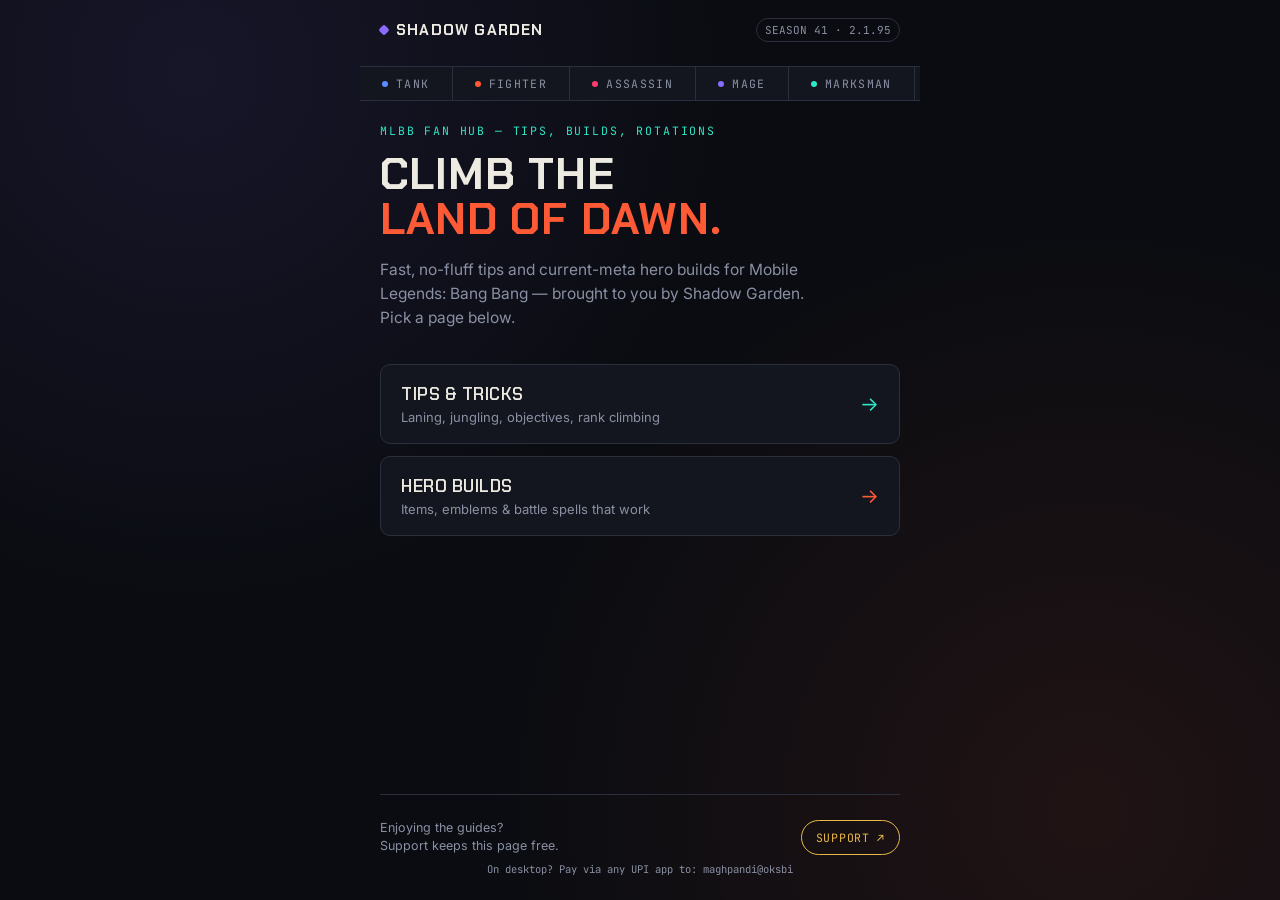
<file: index.html>
<!DOCTYPE html>
<html lang="en">
<head>
<meta charset="UTF-8">
<meta name="viewport" content="width=device-width, initial-scale=1.0, maximum-scale=1">
<title>SHADOW GARDEN — MLBB Tips &amp; Hero Builds</title>
<link rel="preconnect" href="https://fonts.googleapis.com">
<link rel="preconnect" href="https://fonts.gstatic.com" crossorigin>
<link href="https://fonts.googleapis.com/css2?family=Chakra+Petch:wght@500;600;700&family=Inter:wght@400;500;600;700&family=JetBrains+Mono:wght@400;500&display=swap" rel="stylesheet">
<link rel="stylesheet" href="style.css">
</head>
<body>

<div class="app">

  <div class="topbar">
    <div class="brand"><span class="dot"></span>SHADOW GARDEN</div>
    <div class="patch-badge">SEASON 41 · 2.1.95</div>
  </div>

  <div class="ticker">
    <div class="ticker-track" id="tickerTrack"></div>
  </div>

  <section class="screen" id="screen-home">
    <div class="hero-copy">
      <div class="eyebrow">MLBB fan hub — tips, builds, rotations</div>
      <h1 class="hero-title">CLIMB THE<br><span>LAND OF DAWN.</span></h1>
      <p class="hero-sub">Fast, no-fluff tips and current-meta hero builds for Mobile Legends: Bang Bang — brought to you by Shadow Garden. Pick a page below.</p>
    </div>

    <div class="cta-row">
      <a class="cta" style="--cta-color:var(--marksman)" href="tips.html">
        <div>
          <div class="cta-label">Tips &amp; Tricks</div>
          <div class="cta-desc">Laning, jungling, objectives, rank climbing</div>
        </div>
        <div class="cta-arrow">→</div>
      </a>
      <a class="cta" style="--cta-color:var(--fighter)" href="builds.html">
        <div>
          <div class="cta-label">Hero Builds</div>
          <div class="cta-desc">Items, emblems &amp; battle spells that work</div>
        </div>
        <div class="cta-arrow">→</div>
      </a>
    </div>

    <div class="support-strip">
      <div class="support-text">Enjoying the guides?<br>Support keeps this page free.</div>
      <a class="support-btn" href="upi://pay?pa=maghpandi@oksbi&pn=Shadow%20Garden&cu=INR&tn=Support%20Shadow%20Garden">Support ↗</a>
    </div>
    <div class="upi-fallback">On desktop? Pay via any UPI app to: maghpandi@oksbi</div>
  </section>

</div>

<script src="script.js"></script>
</body>
</html>
</file>
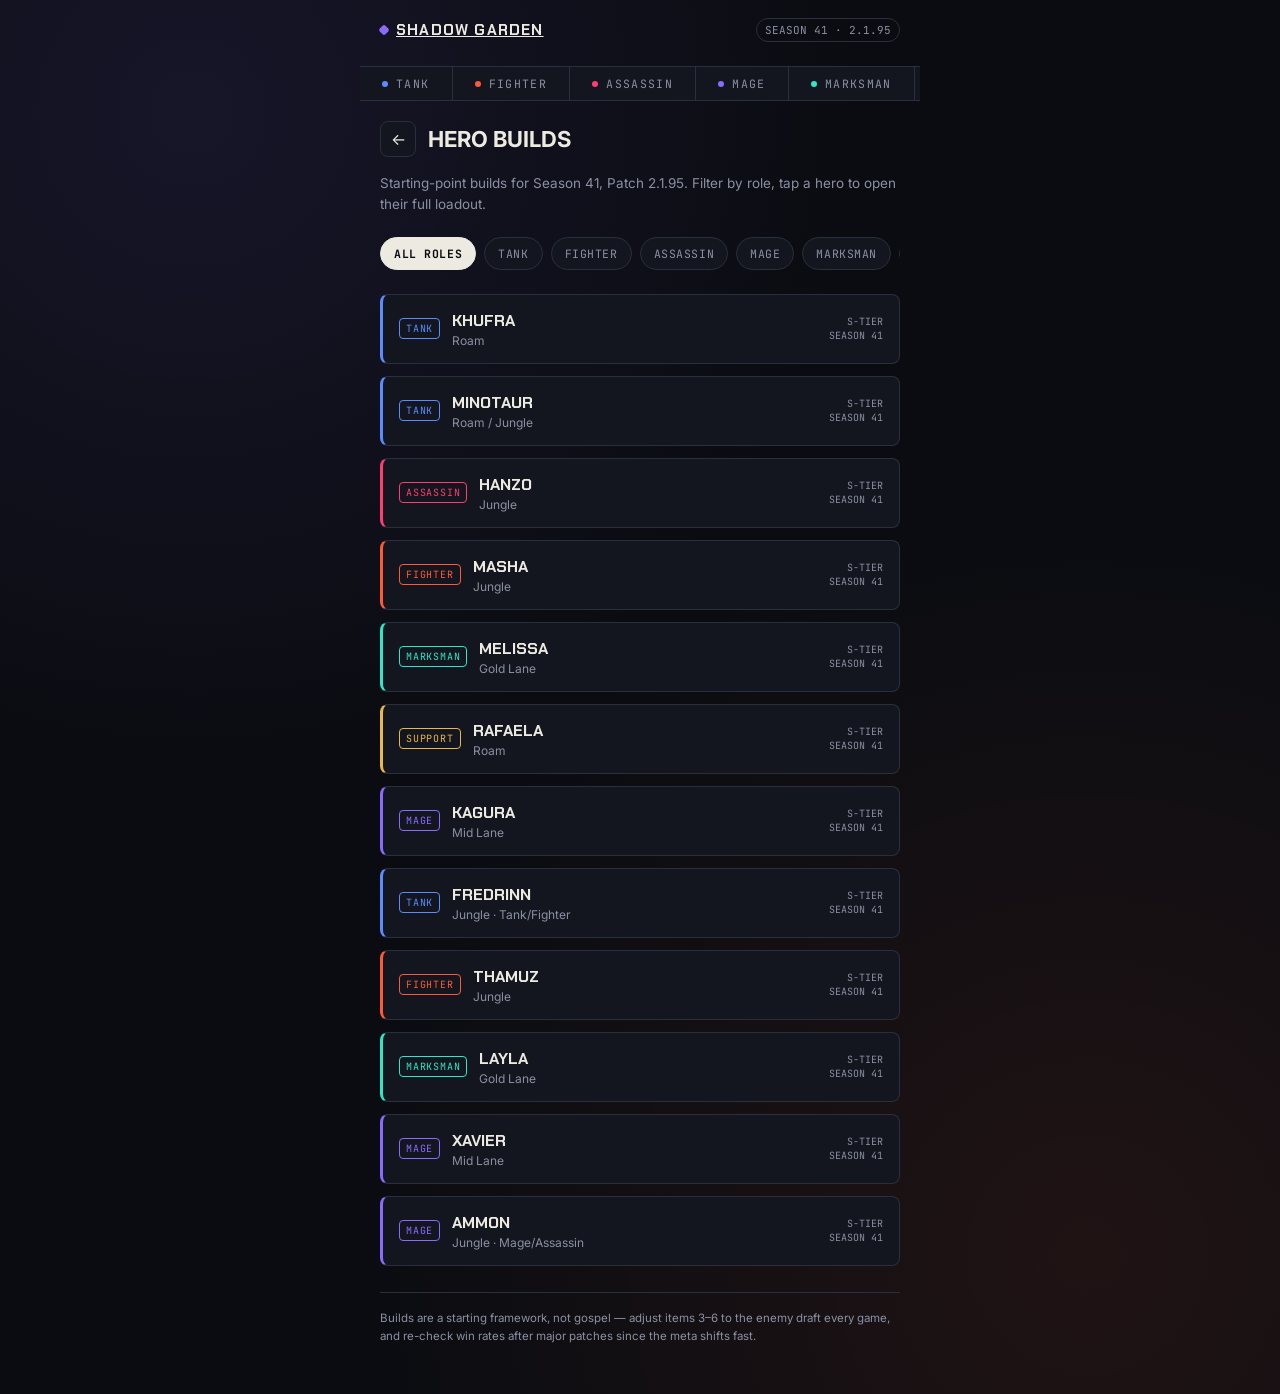
<file: builds.html>
<!DOCTYPE html>
<html lang="en">
<head>
<meta charset="UTF-8">
<meta name="viewport" content="width=device-width, initial-scale=1.0, maximum-scale=1">
<title>Hero Builds — Shadow Garden</title>
<link rel="preconnect" href="https://fonts.googleapis.com">
<link rel="preconnect" href="https://fonts.gstatic.com" crossorigin>
<link href="https://fonts.googleapis.com/css2?family=Chakra+Petch:wght@500;600;700&family=Inter:wght@400;500;600;700&family=JetBrains+Mono:wght@400;500&display=swap" rel="stylesheet">
<link rel="stylesheet" href="style.css">
</head>
<body>

<div class="app">

  <div class="topbar">
    <a href="index.html" class="brand"><span class="dot"></span>SHADOW GARDEN</a>
    <div class="patch-badge">SEASON 41 · 2.1.95</div>
  </div>

  <div class="ticker">
    <div class="ticker-track" id="tickerTrack"></div>
  </div>

  <section class="screen" id="screen-builds">
    <div class="screen-head">
      <a class="back-btn" href="index.html">←</a>
      <div class="screen-title">Hero Builds</div>
    </div>
    <p class="screen-lede">Starting-point builds for Season 41, Patch 2.1.95. Filter by role, tap a hero to open their full loadout.</p>
    <div class="role-filter" id="roleFilter"></div>
    <div class="hero-list" id="heroList"></div>
    <p class="disclaimer">Builds are a starting framework, not gospel — adjust items 3–6 to the enemy draft every game, and re-check win rates after major patches since the meta shifts fast.</p>
  </section>

</div>

<script src="script.js"></script>
<script>
  const heroes = [
    {
      name:'Khufra', role:'tank', lane:'Roam',
      summary:"Bounces onto a target, strips their defensive buffs, and locks the enemy carry down before your team collapses on them.",
      items:['Tough Boots','Dominance Ice','Cursed Helmet','Antique Cuirass',"Athena's Shield",'Immortality'],
      emblem:"Tank Emblem — take the crowd-control-duration talent so Bounce and Impale hold targets a little longer.",
      spell:'Flicker or Sprint — either closes the gap onto a squishy target you\'ve already picked out.',
      tip:"Save your ultimate to strip a shield or immunity buff right before your team engages — timing beats raw stats here."
    },
    {
      name:'Minotaur', role:'tank', lane:'Roam / Jungle',
      summary:"A tank-support hybrid whose Fury meter fills as he takes and deals damage, unlocking a game-swinging heal-and-stun ultimate.",
      items:['Warrior Boots','Blade Armor','Antique Cuirass','Dominance Ice',"Athena's Shield",'Immortality'],
      emblem:"Tank Emblem — the talent that boosts damage reduction below half HP keeps him in fights long enough to build Fury.",
      spell:'Sprint — closes distance fast so you can start stacking Fury before the enemy peels away.',
      tip:"Clear a jungle camp or two before you roam so your ultimate is already charged when the first fight breaks out."
    },
    {
      name:'Hanzo', role:'assassin', lane:'Jungle',
      summary:"A clone-based assassin who baits skillshots with Ninja Steps and punishes the whiff, then closes games with a teleporting execute ultimate.",
      items:['Raptor Machete (jungle)','Swift Boots','Endless Battle','Blade of Despair','Malefic Roar','Immortality'],
      emblem:"Assassin Emblem — the bonus movement speed on skill use helps you weave your clone in and out of fights.",
      spell:'Retribution early for jungle clear, switching mindset to burst kills once ganks open up mid-game.',
      tip:"Use the clone swap to bait a skillshot before you commit — Hanzo wins trades on positioning, not raw stat checks."
    },
    {
      name:'Masha', role:'fighter', lane:'Jungle',
      summary:"A tanky true-damage fighter who becomes immune to crowd control once her passive charge maxes out — built to dive straight through a peel line.",
      items:['Rapid Boots','Blade of Heptaseas','Malefic Roar','Blade of Despair','Endless Battle'],
      emblem:"Assassin Emblem — a burst-and-mark talent pairs with her true damage passive for faster picks.",
      spell:"Sprint — lines up with her CC-immune burst window, letting her dive in and, if it goes wrong, walk straight back out.",
      tip:"Masha is a late-game hero — play safe, watch the map, and play smart through the early-to-mid game. By late game she becomes a tank killer, and if you're willing to sacrifice yourself a kill is basically guaranteed — she can usually escape anyway thanks to her CC immunity across her 3 HP bars. She's a single-target hero, so pick the one enemy who matters most and commit to them."
    },
    {
      name:'Melissa', role:'marksman', lane:'Gold Lane',
      summary:"A hybrid marksman who switches between a mobile Human Mode and a hard-hitting Doll Mode to burst down marked targets.",
      items:['Swift Boots',"Berserker's Fury",'Malefic Gun','Windtalker','Wind of Nature','Immortality'],
      emblem:"Marksman Emblem — lean into the crit-chance or attack-speed talent depending on which your item build favors.",
      spell:'Inspire in the late game to out-damage enemy carries, or Purify if the enemy has hard crowd control.',
      tip:"Switch to Doll Mode only to burst a marked target, then swap back to Human Mode to kite — never sit in Doll Mode against a diving assassin."
    },
    {
      name:'Rafaela', role:'support', lane:'Roam',
      summary:"A pure healer whose slow scales into a hard stun the longer it's active, making her one of the best peel tools in the game.",
      items:['Rapid Boots','Enchanted Talisman','Guardian Helmet','Ice Queen Wand','Oracle','Rose Gold Meteor'],
      emblem:"Support Emblem — take the cooldown-reduction or heal-amplification talent so your heal and slow come online more often.",
      spell:'Purify or Flicker — protect your marksman from an engage they otherwise can\'t escape.',
      tip:"Hold your slow until the enemy fully commits to a dive — landing it too early wastes your best peel tool of the fight."
    },
    {
      name:'Kagura', role:'mage', lane:'Mid Lane',
      summary:"A high-skill-cap mage who pokes and burst-combos using an umbrella she throws and recalls, including a teleport-strike ultimate.",
      items:['Swift Boots','Lightning Truncheon','Genius Wand','Holy Crystal','Divine Glaive','Immortality'],
      emblem:"Mage Emblem — the cooldown-reduction talent lets you throw and recall the umbrella more often for sustained poke.",
      spell:'Flicker — pairs with her umbrella-teleport combo for one of the highest single-target bursts in the game.',
      tip:"Practice the throw-and-recall poke on the minion wave before trying it in a real combo — the umbrella's return path is what actually kills."
    },
    {
      name:'Fredrinn', role:'tank', lane:'Jungle · Tank/Fighter',
      summary:"A durable Tank/Fighter hybrid who punishes overextended enemies once his early items are up, finishing fights with a heavy-hitting ultimate.",
      items:['Tough Boots','War Axe','Brute Force Breastplate','Guardian Helmet',"Queen's Wings",'Radiant Armor'],
      emblem:"Support Emblem — running the Season Hunter and Impure Rage talents for extra sustain and team utility.",
      spell:"Inspire — extra attack speed for the whole team once fights start dragging on.",
      tip:"Fredrinn is a weaker tank early — avoid taking unnecessary damage until you've got your first two items online, and use his skills with precision. In teamfights, land your ultimate on the squishiest hero you can reach."
    },
    {
      name:'Thamuz', role:'fighter', lane:'Jungle',
      summary:"A fire-fueled jungle fighter built to shred tanks in the mid-to-late game, though he's vulnerable to being dove in the earliest skirmishes.",
      items:['Tough Boots','Corrosion Scythe','War Axe','Oracle',"Queen's Wings",'Guardian Helmet'],
      emblem:"Fighter Emblem — the Killing Spree talent rewards you for finishing kills quickly, matching his burst, CD-reduction build.",
      spell:"Flicker — closes the gap for a burst combo or bails you out when a fight goes wrong.",
      tip:"Thamuz is weak in the early game — he dies fast in first-turtle fights, so if you're playing him as a hyper jungler, it's usually best to skip contesting the first turtle."
    },
    {
      name:'Layla', role:'marksman', lane:'Gold Lane',
      summary:"A classic hypercarry marksman who trades early fragility for some of the highest raw damage output in the late game once she's farmed up.",
      items:['Rapid Boots','Windtalker',"Haas's Claws","Berserker's Fury",'Malefic Gun','Blade of Despair'],
      emblem:"Marksman Emblem — a damage-vs-marked-target talent squeezes extra poke out of every trade.",
      spell:"Inspire — a late-game attack speed boost that lets her out-DPS almost any other core in a straight fight.",
      tip:"Attack Speed & Crit Chance turns her into a poke-and-kite marksman — stay at max range, weave in autos during the laning phase, and lean on Wind of Nature's evasion to survive dives instead of trading blows."
    },
    {
      name:'Xavier', role:'mage', lane:'Mid Lane',
      summary:"A mid-lane burst mage whose damage compounds hard the longer the game goes — a genuine late-game core pick if he survives to scale.",
      items:['Necklace of Durance','Genius Wand','Lightning Truncheon',"Ice Queen Wand",'Holy Crystal','Fleeting Time'],
      emblem:"Mage Emblem — a gold-efficiency talent gets his core items online faster, which matters most for a hero built to scale.",
      spell:"Inspire — extra attack speed and magic power for your whole team once the late game arrives.",
      tip:"As a Late Game Core pick, farm safely through the laning phase and avoid unnecessary trades — Xavier's damage snowballs hard once his core items are online, so patience early pays off in huge burst later."
    },
    {
      name:'Ammon', role:'mage', lane:'Jungle · Mage/Assassin',
      summary:"A Mage/Assassin hybrid built around sharp burst rotations — flex between emblems depending on whether you need more penetration or more mobility.",
      items:['Arcane Boots','Genius Wand','Holy Crystal','Feathers of Haven','Windtalker','Divine Glaive'],
      emblem:"Mage or Assassin Emblem — flex based on the matchup, running the Swift, Seasoned Hunter, and Lethal Ignition talents.",
      spell:"Retribution — clears jungle camps fast and gives him the extra damage vs monsters/turrets to secure objectives.",
      tip:"Ammon's kit rewards patience — clear efficiently, then hang back until your combo pieces line up before committing everything into one rotation instead of poking piece by piece. A single clean burst on the right target can end a fight before the enemy can peel, so scout the squishiest, most isolated hero before you engage rather than just the closest one."
    },
  ];

  const roleFilter = document.getElementById('roleFilter');
  roleFilter.innerHTML = ['all', ...roles.map(r=>r.key)].map(key => {
    const roleObj = roles.find(r => r.key === key);
    const label = key === 'all' ? 'All Roles' : roleObj.label;
    const color = key === 'all' ? 'var(--parchment)' : roleObj.color;
    return `<button class="role-chip ${key==='all'?'active':''}" data-role="${key}" style="--chip-color:${color}" onclick="filterRole('${key}', this)">${label}</button>`;
  }).join('');

  function filterRole(key, btn){
    document.querySelectorAll('.role-chip').forEach(c => c.classList.remove('active'));
    btn.classList.add('active');
    document.querySelectorAll('.hero-card').forEach(card => {
      const match = key === 'all' || card.dataset.role === key;
      card.classList.toggle('hidden', !match);
    });
  }

  const heroList = document.getElementById('heroList');
  heroList.innerHTML = heroes.map(h => {
    const roleObj = roles.find(r => r.key === h.role);
    const itemsHtml = h.items.map((item, i) =>
      `<span class="item-pill"><span class="step">${i+1}</span>${item}</span>`
    ).join('');
    return `
    <div class="hero-card" data-role="${h.role}" style="--role-color:${roleObj.color}">
      <button class="hero-head" onclick="this.parentElement.classList.toggle('open')">
        <span class="hero-tag">${roleObj.label}</span>
        <span class="hero-name-wrap">
          <div class="hero-name">${h.name}</div>
          <div class="hero-lane">${h.lane}</div>
        </span>
        <span class="hero-tier">S-TIER<br>SEASON 41</span>
      </button>
      <div class="hero-body">
        <div class="hero-body-inner">
          <p class="hero-summary">${h.summary}</p>

          <div class="build-block">
            <div class="build-label">Item Build</div>
            <div class="item-chain">${itemsHtml}</div>
          </div>

          <div class="build-block">
            <div class="build-label">Emblem</div>
            <p class="build-text">${h.emblem}</p>
          </div>

          <div class="build-block">
            <div class="build-label">Battle Spell</div>
            <p class="build-text">${h.spell}</p>
          </div>

          <div class="tip-callout">${h.tip}</div>
        </div>
      </div>
    </div>
  `;
  }).join('');
</script>
</body>
</html>
</file>
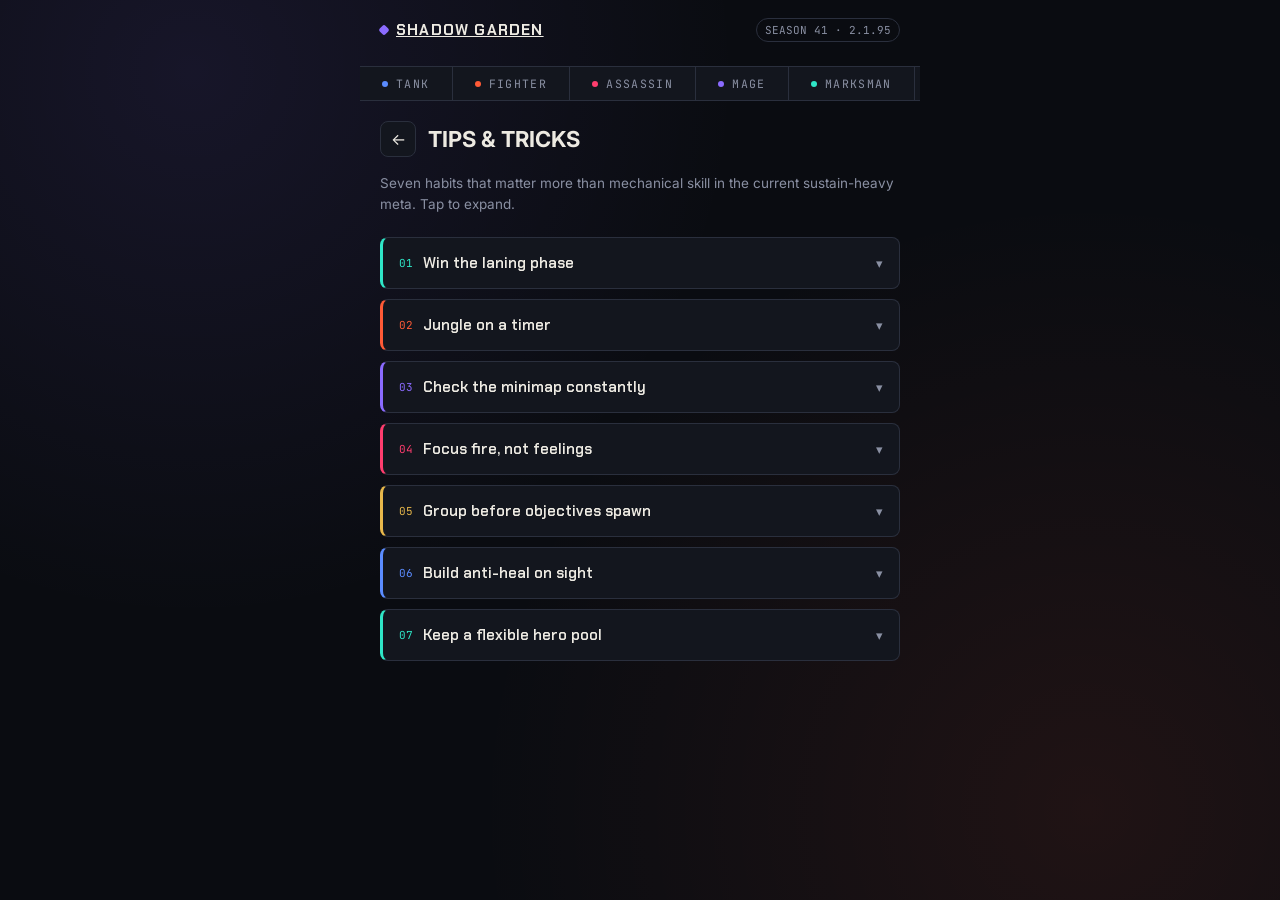
<file: tips.html>
<!DOCTYPE html>
<html lang="en">
<head>
<meta charset="UTF-8">
<meta name="viewport" content="width=device-width, initial-scale=1.0, maximum-scale=1">
<title>Tips &amp; Tricks — Shadow Garden</title>
<link rel="preconnect" href="https://fonts.googleapis.com">
<link rel="preconnect" href="https://fonts.gstatic.com" crossorigin>
<link href="https://fonts.googleapis.com/css2?family=Chakra+Petch:wght@500;600;700&family=Inter:wght@400;500;600;700&family=JetBrains+Mono:wght@400;500&display=swap" rel="stylesheet">
<link rel="stylesheet" href="style.css">
</head>
<body>

<div class="app">

  <div class="topbar">
    <a href="index.html" class="brand"><span class="dot"></span>SHADOW GARDEN</a>
    <div class="patch-badge">SEASON 41 · 2.1.95</div>
  </div>

  <div class="ticker">
    <div class="ticker-track" id="tickerTrack"></div>
  </div>

  <section class="screen" id="screen-tips">
    <div class="screen-head">
      <a class="back-btn" href="index.html">←</a>
      <div class="screen-title">Tips &amp; Tricks</div>
    </div>
    <p class="screen-lede">Seven habits that matter more than mechanical skill in the current sustain-heavy meta. Tap to expand.</p>
    <div class="tip-list" id="tipList"></div>
  </section>

</div>

<script src="script.js"></script>
<script>
  const tips = [
    {
      title:'Win the laning phase',
      color:'var(--marksman)',
      body:"Freeze the wave near your own turret against aggressive matchups so the enemy has to overextend to hit you. Push fast only when you want to recall or rotate. Every minion you deny is XP and gold the enemy doesn't get."
    },
    {
      title:'Jungle on a timer',
      color:'var(--fighter)',
      body:"Use Retribution the moment it's off cooldown — every second it sits unused is wasted clear speed. After clearing a camp, check the map before you rotate; a gank only works if the lane is actually pushed toward you."
    },
    {
      title:'Check the minimap constantly',
      color:'var(--mage)',
      body:"Glance at the minimap every few seconds, not just when a fight breaks out. A missing enemy hero is the single biggest warning sign in the game — assume they're rotating toward you until you see them again."
    },
    {
      title:'Focus fire, not feelings',
      color:'var(--assassin)',
      body:"Target the hero your team can actually kill fastest, not the one that's annoying you. Tanks and supports should engage on cooldowns they've tracked from the enemy, not on gut instinct."
    },
    {
      title:'Group before objectives spawn',
      color:'var(--support)',
      body:"Set up vision around Turtle or Lord ten seconds before the timer hits zero, not after it's already up. Contesting with a full team beats arriving late with more damage."
    },
    {
      title:'Build anti-heal on sight',
      color:'var(--tank)',
      body:"In a sustain-heavy meta, the moment you spot a healer or lifesteal-heavy build on the enemy team, slot in an anti-heal item. It swings fights harder than a straight damage item would."
    },
    {
      title:'Keep a flexible hero pool',
      color:'var(--marksman)',
      body:"Have two or three heroes ready per role so a single ban doesn't wreck your draft. Muting toxic teammates costs nothing and keeps your focus on decisions instead of the chat."
    },
  ];

  const tipList = document.getElementById('tipList');
  tipList.innerHTML = tips.map((t, i) => `
    <div class="tip-card" style="--tip-color:${t.color}">
      <button class="tip-head" onclick="this.parentElement.classList.toggle('open')">
        <span style="display:flex;align-items:center;">
          <span class="tip-num">0${i+1}</span>
          <span class="tip-title">${t.title}</span>
        </span>
        <span class="tip-chevron">▾</span>
      </button>
      <div class="tip-body">
        <div class="tip-body-inner">${t.body}</div>
      </div>
    </div>
  `).join('');
</script>
</body>
</html>
</file>
<file: style.css>
:root{
  --obsidian:#0A0C11;
  --obsidian-2:#13161E;
  --obsidian-3:#1B1F2B;
  --line:#2A2F3D;
  --parchment:#EDEAE2;
  --muted:#8A90A3;

  --tank:#5B8CFF;
  --fighter:#FF5A36;
  --assassin:#FF3D6E;
  --mage:#8B6BFF;
  --marksman:#2FE6C7;
  --support:#E8B84B;
}

*{box-sizing:border-box; margin:0; padding:0;}

html,body{
  background:var(--obsidian);
  color:var(--parchment);
  font-family:'Inter',sans-serif;
  -webkit-font-smoothing:antialiased;
  overflow-x:hidden;
  width:100%;
  min-height:100%;
}

body{
  background-image:
    radial-gradient(circle at 15% 8%, rgba(139,107,255,0.10), transparent 40%),
    radial-gradient(circle at 85% 90%, rgba(255,90,54,0.09), transparent 45%);
}

h1,h2,h3,.display{
  font-family:'Chakra Petch',sans-serif;
  letter-spacing:0.02em;
}

.mono{ font-family:'JetBrains Mono',monospace; }

button{ font-family:inherit; cursor:pointer; }

a{ color:inherit; }

.app{
  max-width:560px;
  margin:0 auto;
  min-height:100vh;
  position:relative;
  display:flex;
  flex-direction:column;
}

/* ---------- top brand bar ---------- */
.topbar{
  display:flex;
  align-items:center;
  justify-content:space-between;
  padding:18px 20px 10px;
}
.brand{
  display:flex;
  align-items:center;
  gap:8px;
  font-family:'Chakra Petch',sans-serif;
  font-weight:700;
  font-size:15px;
  letter-spacing:0.08em;
}
.brand a{ display:flex; align-items:center; gap:8px; text-decoration:none; }
.brand .dot{
  width:8px; height:8px; border-radius:2px;
  background:var(--mage);
  transform:rotate(45deg);
  flex:none;
}
.patch-badge{
  font-family:'JetBrains Mono',monospace;
  font-size:11px;
  color:var(--muted);
  border:1px solid var(--line);
  padding:4px 8px;
  border-radius:20px;
}

/* ---------- role ticker (signature element) ---------- */
.ticker{
  border-top:1px solid var(--line);
  border-bottom:1px solid var(--line);
  overflow:hidden;
  white-space:nowrap;
  background:var(--obsidian-2);
  margin-top:14px;
}
.ticker-track{
  display:inline-flex;
  animation:scroll-left 26s linear infinite;
}
.ticker-item{
  display:inline-flex;
  align-items:center;
  gap:8px;
  padding:9px 22px;
  font-family:'JetBrains Mono',monospace;
  font-size:11.5px;
  letter-spacing:0.12em;
  text-transform:uppercase;
  color:var(--muted);
  border-right:1px solid var(--line);
}
.ticker-item::before{
  content:'';
  width:6px; height:6px; border-radius:50%;
  background:var(--dot,#5B8CFF);
}
@keyframes scroll-left{
  from{ transform:translateX(0); }
  to{ transform:translateX(-50%); }
}
@media (prefers-reduced-motion: reduce){
  .ticker-track{ animation:none; }
}

/* ---------- page section (one per page now) ---------- */
.screen{
  display:flex;
  flex:1;
  flex-direction:column;
  padding:0 20px 48px;
  animation:fade-in 0.35s ease;
}
@keyframes fade-in{
  from{ opacity:0; transform:translateY(6px); }
  to{ opacity:1; transform:translateY(0); }
}

/* ---------- home page ---------- */
#screen-home{ justify-content:center; padding-top:14px; padding-bottom:24px; }
.hero-copy{ padding-top:8px; }
.eyebrow{
  font-family:'JetBrains Mono',monospace;
  font-size:11.5px;
  letter-spacing:0.16em;
  text-transform:uppercase;
  color:var(--marksman);
  margin-bottom:14px;
}
.hero-title{
  font-size:44px;
  line-height:1.02;
  font-weight:700;
  text-transform:uppercase;
}
.hero-title span{ color:var(--fighter); }
.hero-sub{
  color:var(--muted);
  font-size:15.5px;
  line-height:1.55;
  margin-top:16px;
  max-width:44ch;
}

.cta-row{
  display:flex;
  flex-direction:column;
  gap:12px;
  margin-top:34px;
}
.cta{
  display:flex;
  align-items:center;
  justify-content:space-between;
  padding:18px 20px;
  border-radius:10px;
  border:1px solid var(--line);
  background:var(--obsidian-2);
  text-align:left;
  text-decoration:none;
  transition:transform 0.15s ease, border-color 0.15s ease, background 0.15s ease;
}
.cta:active{ transform:scale(0.98); }
.cta:hover{ border-color:var(--cta-color,var(--fighter)); background:var(--obsidian-3); }
.cta-label{
  font-family:'Chakra Petch',sans-serif;
  font-weight:600;
  font-size:17px;
  text-transform:uppercase;
  letter-spacing:0.03em;
}
.cta-desc{
  color:var(--muted);
  font-size:13px;
  margin-top:4px;
  font-weight:400;
  font-family:'Inter',sans-serif;
  letter-spacing:0;
  text-transform:none;
}
.cta-arrow{
  font-size:20px;
  color:var(--cta-color,var(--fighter));
  flex:none;
  margin-left:12px;
}

.support-strip{
  margin-top:auto;
  padding-top:36px;
  display:flex;
  align-items:center;
  justify-content:space-between;
  gap:12px;
  border-top:1px solid var(--line);
  margin-bottom:-8px;
  padding-bottom:4px;
  padding-top:24px;
}
.support-text{ font-size:12.5px; color:var(--muted); line-height:1.5; }
.support-btn{
  font-family:'JetBrains Mono',monospace;
  font-size:11.5px;
  letter-spacing:0.06em;
  text-transform:uppercase;
  background:transparent;
  border:1px solid var(--support);
  color:var(--support);
  padding:9px 14px;
  border-radius:20px;
  white-space:nowrap;
  text-decoration:none;
}
.upi-fallback{
  text-align:center;
  font-family:'JetBrains Mono',monospace;
  font-size:10.5px;
  color:var(--muted);
  margin-top:10px;
}

/* ---------- shared page header ---------- */
.screen-head{
  display:flex;
  align-items:center;
  gap:12px;
  padding-top:20px;
  margin-bottom:6px;
}
.back-btn{
  background:var(--obsidian-2);
  border:1px solid var(--line);
  color:var(--parchment);
  width:36px; height:36px;
  border-radius:8px;
  display:flex;
  align-items:center;
  justify-content:center;
  font-size:16px;
  flex:none;
  text-decoration:none;
}
.screen-title{
  font-size:22px;
  text-transform:uppercase;
  font-weight:700;
}
.screen-lede{
  color:var(--muted);
  font-size:13.5px;
  margin:10px 0 22px;
  line-height:1.55;
}

/* ---------- tips page ---------- */
.tip-list{ display:flex; flex-direction:column; gap:10px; }
.tip-card{
  border:1px solid var(--line);
  border-left:3px solid var(--tip-color,var(--marksman));
  border-radius:8px;
  background:var(--obsidian-2);
  overflow:hidden;
}
.tip-head{
  width:100%;
  background:transparent;
  border:none;
  color:var(--parchment);
  display:flex;
  align-items:center;
  justify-content:space-between;
  padding:15px 16px;
  text-align:left;
}
.tip-num{
  font-family:'JetBrains Mono',monospace;
  font-size:11px;
  color:var(--tip-color,var(--marksman));
  margin-right:10px;
}
.tip-title{
  font-family:'Chakra Petch',sans-serif;
  font-weight:600;
  font-size:15px;
  flex:1;
}
.tip-chevron{
  color:var(--muted);
  transition:transform 0.2s ease;
  font-size:13px;
}
.tip-card.open .tip-chevron{ transform:rotate(180deg); }
.tip-body{
  max-height:0;
  overflow:hidden;
  transition:max-height 0.28s ease;
}
.tip-card.open .tip-body{ max-height:220px; }
.tip-body-inner{
  padding:0 16px 16px 40px;
  color:var(--muted);
  font-size:13.5px;
  line-height:1.6;
}

/* ---------- builds page ---------- */
.role-filter{
  display:flex;
  gap:8px;
  overflow-x:auto;
  padding-bottom:4px;
  margin-bottom:20px;
}
.role-filter::-webkit-scrollbar{ display:none; }
.role-chip{
  flex:none;
  font-family:'JetBrains Mono',monospace;
  font-size:11.5px;
  letter-spacing:0.05em;
  text-transform:uppercase;
  padding:8px 13px;
  border-radius:20px;
  border:1px solid var(--line);
  background:var(--obsidian-2);
  color:var(--muted);
}
.role-chip.active{
  color:var(--obsidian);
  background:var(--chip-color,var(--marksman));
  border-color:var(--chip-color,var(--marksman));
  font-weight:700;
}

.hero-list{ display:flex; flex-direction:column; gap:12px; }
.hero-card{
  border:1px solid var(--line);
  border-left:3px solid var(--role-color,var(--tank));
  border-radius:8px;
  background:var(--obsidian-2);
  overflow:hidden;
}
.hero-card.hidden{ display:none; }
.hero-head{
  width:100%;
  background:transparent;
  border:none;
  color:var(--parchment);
  padding:15px 16px;
  text-align:left;
  display:flex;
  align-items:center;
  gap:12px;
}
.hero-tag{
  font-family:'JetBrains Mono',monospace;
  font-size:10px;
  letter-spacing:0.08em;
  text-transform:uppercase;
  color:var(--role-color,var(--tank));
  border:1px solid var(--role-color,var(--tank));
  border-radius:4px;
  padding:3px 6px;
  flex:none;
}
.hero-name-wrap{ flex:1; }
.hero-name{
  font-family:'Chakra Petch',sans-serif;
  font-weight:700;
  font-size:16px;
  text-transform:uppercase;
}
.hero-lane{ font-size:12px; color:var(--muted); margin-top:2px; }
.hero-tier{
  font-family:'JetBrains Mono',monospace;
  font-size:10px;
  color:var(--muted);
  text-align:right;
  flex:none;
  line-height:1.4;
}
.hero-body{
  max-height:0;
  overflow:hidden;
  transition:max-height 0.3s ease;
}
.hero-card.open .hero-body{ max-height:600px; }
.hero-body-inner{
  padding:2px 16px 18px;
  border-top:1px solid var(--line);
  margin-top:4px;
}
.hero-summary{
  font-size:13.5px;
  color:var(--parchment);
  line-height:1.6;
  padding:14px 0 16px;
}
.build-block{ margin-bottom:14px; }
.build-label{
  font-family:'JetBrains Mono',monospace;
  font-size:10.5px;
  letter-spacing:0.1em;
  text-transform:uppercase;
  color:var(--role-color,var(--tank));
  margin-bottom:7px;
}
.item-chain{
  display:flex;
  flex-wrap:wrap;
  gap:6px;
}
.item-pill{
  font-size:12px;
  background:var(--obsidian-3);
  border:1px solid var(--line);
  padding:5px 9px;
  border-radius:6px;
  color:var(--parchment);
}
.item-pill .step{
  color:var(--muted);
  font-family:'JetBrains Mono',monospace;
  font-size:10px;
  margin-right:4px;
}
.build-text{
  font-size:13px;
  color:var(--muted);
  line-height:1.6;
}
.tip-callout{
  font-size:13px;
  color:var(--parchment);
  line-height:1.6;
  background:var(--obsidian-3);
  border-left:2px solid var(--role-color,var(--tank));
  padding:10px 12px;
  border-radius:0 6px 6px 0;
  margin-top:14px;
}

.disclaimer{
  font-size:11.5px;
  color:var(--muted);
  line-height:1.6;
  margin-top:26px;
  padding-top:16px;
  border-top:1px solid var(--line);
}
</file>
